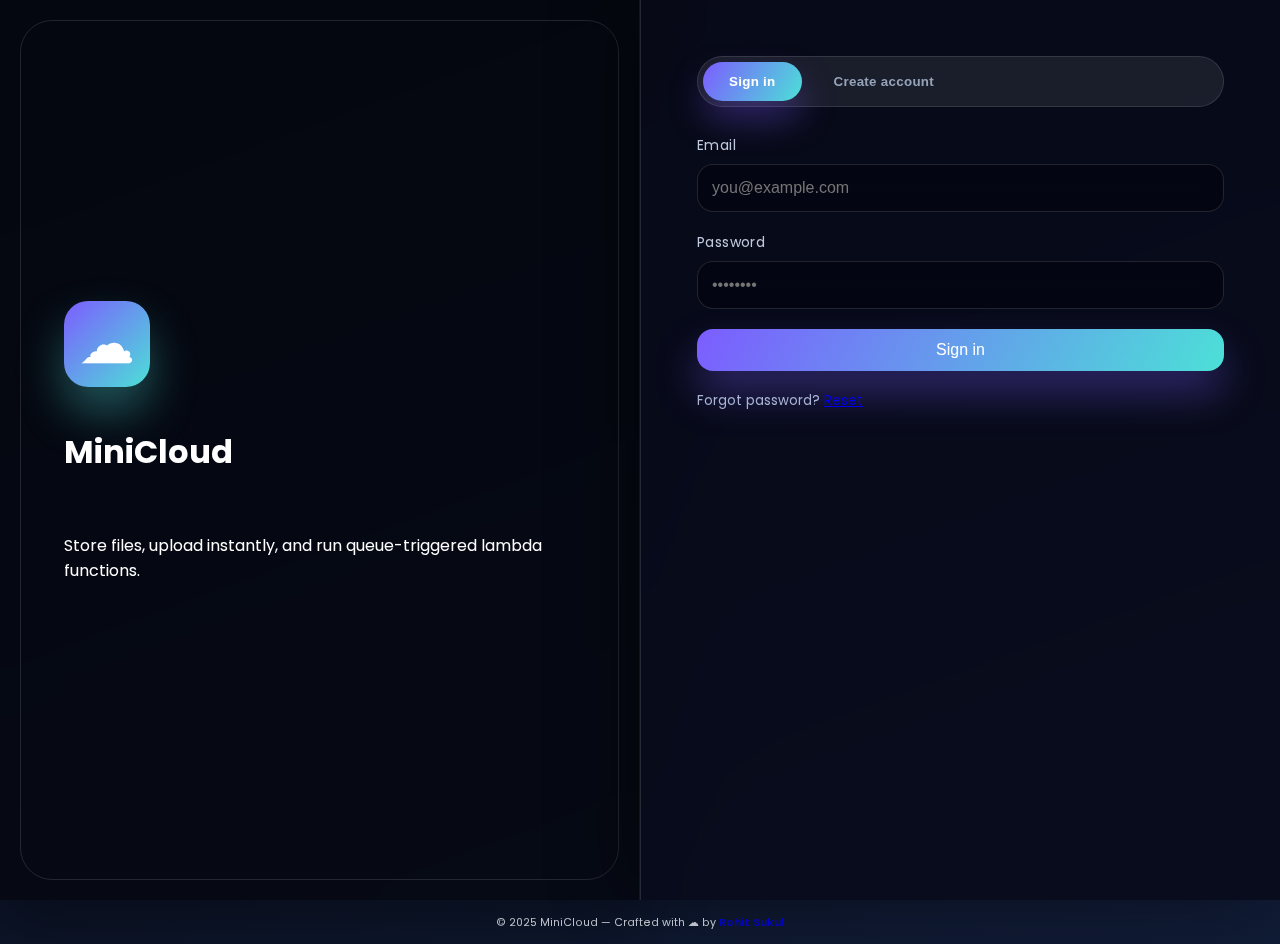
<file: target/classes/static/index.html>
<!doctype html>
<html lang="en">
<head>
  <meta charset="utf-8" />
  <meta name="viewport" content="width=device-width,initial-scale=1" />
  <title>MiniCloud — Modern Dashboard</title>

  <link rel="stylesheet" href="style.css" />
  <script defer src="script.js"></script>

  <!-- Google font -->
  <link href="https://fonts.googleapis.com/css2?family=Poppins:wght@300;400;600&display=swap" rel="stylesheet">
</head>
<body>

  <!-- Top bar -->
  <header class="topbar">
    <div class="brand">
      <div class="logo">☁</div>
      <div>
        <h1>MiniCloud</h1>
        <small class="muted">Buckets • Uploads • Lambda • Queue</small>
      </div>
    </div>

    <div class="controls">
      <button id="themeToggle" class="icon-btn" aria-label="Toggle theme">🌙</button>
      <div id="userMsg" class="muted">
        <span id="userEmail"></span>
        &nbsp;• Backend: <span id="backendStatus">unknown</span>
      </div>
      <button id="logoutBtn" class="icon-btn" aria-label="Sign out">↪</button>
      <style>
      .icon-btn {
        color: inherit;
        opacity: 0.85;
        transition: opacity 0.2s ease;
      }
      .icon-btn:hover {
        opacity: 1;
      }
      
      /* Ensure visibility in dark mode */
      body.dark .icon-btn {
        color: #fff;
      }
      
      /* Ensure visibility in light mode */
      body.light .icon-btn {
        color: #111;
      }
      </style>
    </div>
  </header>

  <!-- Nav -->
  <nav class="nav">
    <button class="nav-btn active" data-page="buckets">Buckets</button>
    <button class="nav-btn" data-page="files">Files</button>
    <button class="nav-btn" data-page="lambda">Lambda</button>
    <button class="nav-btn" data-page="queue">Queue</button>
  </nav>

  <!-- Content -->
  <main class="container">

    <!-- BUCKETS -->
    <section id="buckets" class="page visible">
      <div class="card">
        <div class="card-head">
          <h2>Manage Buckets</h2>
          <div class="actions">
            <input id="bucketName" placeholder="New bucket name" />
            <button id="createBucket" class="btn">Create</button>
          </div>
        </div>

        <div id="bucketsList" class="list-grid"></div>
      </div>
    </section>

    <!-- FILES -->
    <section id="files" class="page hidden">
      <div class="card">
        <div class="card-head">
          <h2>Bucket Files</h2>
          <div class="actions">
            <select id="bucketSelect"></select>
            <button id="refreshFiles" class="btn ghost">Refresh</button>
          </div>
        </div>

        <div class="upload-area" id="uploadArea">
          <div class="upload-left">
            <div id="dropZone" class="drop-zone">
              <div class="drop-inner">
                <div class="drop-icon">📁</div>
                <div class="drop-text">Drag & drop files here or click to choose</div>
                <small class="muted">Files will be stored in the selected bucket</small>
              </div>
              <input id="fileInput" type="file" multiple class="file-input" />
            </div>
            <div class="upload-actions">
              <button id="uploadBtn" class="btn">Upload Selected</button>
              <button id="clearSelection" class="btn ghost">Clear</button>
            </div>
          </div>

          <div class="upload-right">
            <h4>Selected files</h4>
            <div id="selectedFiles" class="list-vertical"></div>
          </div>
        </div>

        <hr />

        <h3>Files in bucket</h3>
        <div id="filesList" class="list-grid"></div>
      </div>
    </section>

    <!-- LAMBDA -->
    <section id="lambda" class="page hidden">
      <div class="card">
        <div class="card-head">
          <h2>Lambda (Serverless)</h2>
        </div>

        <div class="row">
          <input id="fnName" placeholder="Function name" />
          <select id="fnRuntime">
            <option value="PYTHON3">Python 3</option>
            <option value="NODEJS">Node.js</option>
          </select>
          <button id="createFn" class="btn">Create</button>
        </div>

        <textarea id="fnCode" placeholder="Write function code (handler should be named `main`)"></textarea>

        <h4>Functions</h4>
        <div id="fnList" class="list-grid"></div>
      </div>
    </section>

    <!-- QUEUE -->
    <section id="queue" class="page hidden">
      <div class="card">
        <div class="card-head">
          <h2>Message Queue</h2>
        </div>

        <div class="row">
          <input id="qName" placeholder="Queue name (default)" value="default" />
          <button id="sendMsg" class="btn">Send</button>
        </div>

        <textarea id="qPayload" placeholder="Message payload (plain text)"></textarea>

        <h4>Messages</h4>
        <div id="msgList" class="list-grid"></div>
      </div>
    </section>

  </main>

  <!-- spinner overlay -->
  <div id="spinner" class="spinner hidden">
    <div class="loader"></div>
  </div>

  <!-- toast notifications -->
  <div id="toasts" class="toasts"></div>

  <footer class="footer">
    <small>
      © 2025 MiniCloud — Crafted with ☁ by 
      <a href="https://github.com/hackrskill" target="_blank" class="author">Rohit Sukul</a>
    </small>
  </footer>
  
  <style>
    .footer {
      text-align: center;
      padding: 12px;
      font-size: 13px;
      opacity: 0.75;
      transition: opacity 0.3s ease;
    }
    .footer:hover {
      opacity: 1;
    }
    .footer a.author {
      font-weight: 600;
      text-decoration: none;
      transition: color 0.3s ease, text-shadow 0.3s ease;
    }
  
    /* Auto-adjust text color for Dark/Light mode */
    body.light .footer {
      color: #222;
    }
    body.dark .footer {
      color: #ddd;
    }
  
    /* Hover glow effect */
    .footer a.author:hover {
      text-shadow: 0 0 6px currentColor;
    }
  </style>

</body>
</html>
</file>
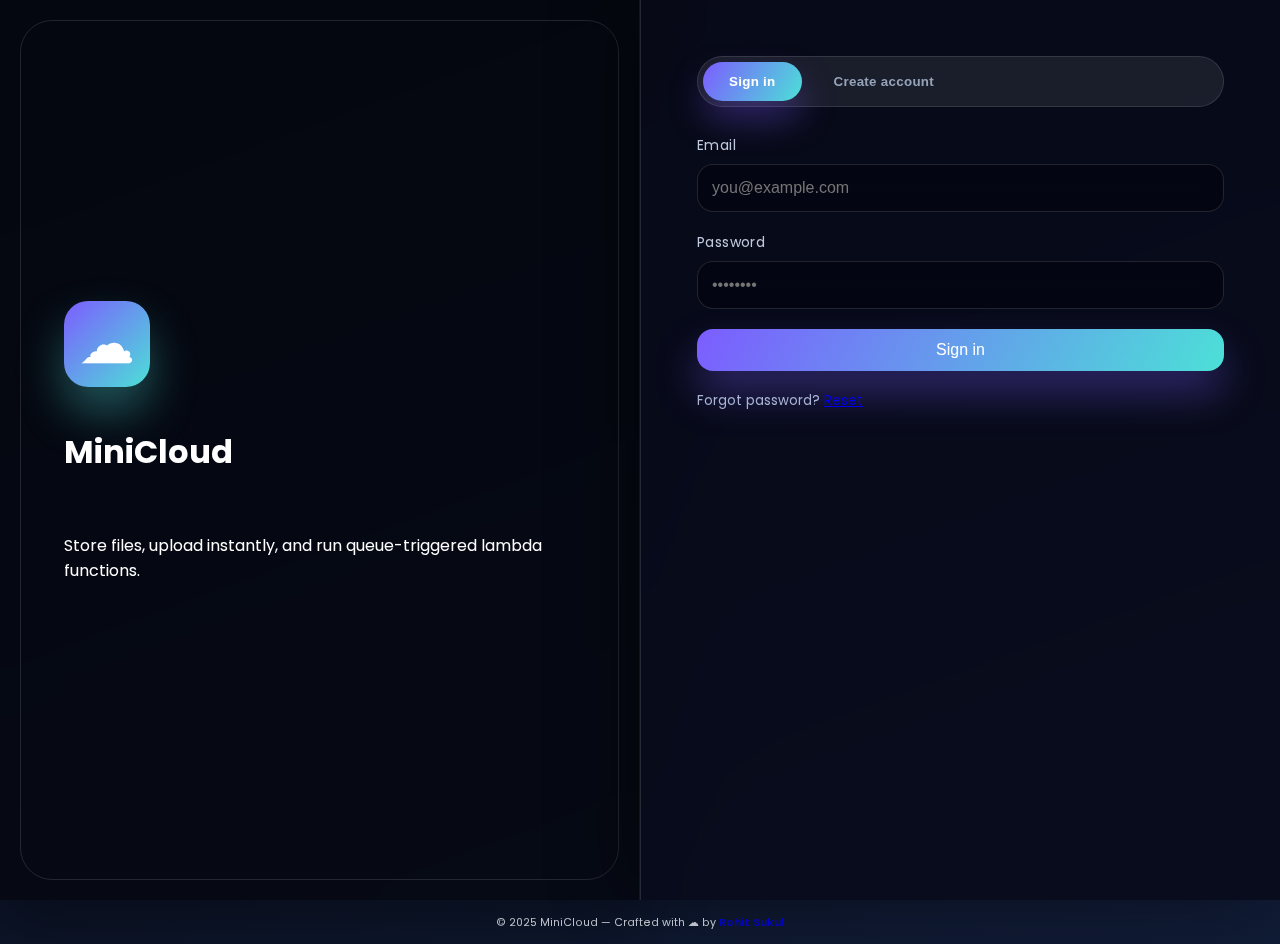
<file: target/classes/static/auth.html>
<!doctype html>
<html lang="en">
<head>
  <meta charset="utf-8" />
  <meta name="viewport" content="width=device-width,initial-scale=1" />
  <title>MiniCloud • Sign In</title>
  <link rel="stylesheet" href="auth.css" />
  <script defer src="auth.js"></script>
  <link href="https://fonts.googleapis.com/css2?family=Poppins:wght@300;400;600&display=swap" rel="stylesheet">
</head>
<body>
  <main class="auth-shell">
    <section class="brand-panel">
      <div class="logo">☁</div>
      <h1>MiniCloud</h1>
      <p>Store files, upload instantly, and run queue-triggered lambda functions.</p>
    </section>

    <section class="form-panel">
      <div class="tabs">
        <button data-tab="login" class="active">Sign in</button>
        <button data-tab="signup">Create account</button>
      </div>

      <form id="loginForm" class="form visible">
        <div class="field">
          <label>Email</label>
          <input type="email" id="loginEmail" placeholder="you@example.com" required />
        </div>
        <div class="field">
          <label>Password</label>
          <input type="password" id="loginPassword" placeholder="••••••••" required />
        </div>
        <button type="submit" class="primary">Sign in</button>
        <small class="muted">Forgot password? <a href="#">Reset</a></small>
      </form>

      <form id="signupForm" class="form">
        <div class="field">
          <label>Name</label>
          <input type="text" id="signupName" placeholder="Rohit Sukul" required />
        </div>
        <div class="field">
          <label>Email</label>
          <input type="email" id="signupEmail" placeholder="you@example.com" required />
        </div>
        <div class="field">
          <label>Password</label>
          <input type="password" id="signupPassword" placeholder="Choose a secure password" required />
        </div>
        <button type="submit" class="primary">Create account</button>
      </form>

      <div id="authToast" class="toast hidden"></div>
    </section>
  </main>
  <footer class="footer">
    <small>
      © 2025 MiniCloud — Crafted with ☁ by 
      <a href="https://github.com/hackrskill" target="_blank" class="author">Rohit Sukul</a>
    </small>
  </footer>
  
  <style>
    .footer {
      text-align: center;
      padding: 12px;
      font-size: 13px;
      opacity: 0.75;
      transition: opacity 0.3s ease;
    }
    .footer:hover {
      opacity: 1;
    }
    .footer a.author {
      font-weight: 600;
      text-decoration: none;
      transition: color 0.3s ease, text-shadow 0.3s ease;
    }
  
    /* Auto-adjust text color for Dark/Light mode */
    body.light .footer {
      color: #222;
    }
    body.dark .footer {
      color: #ddd;
    }
  
    /* Hover glow effect */
    .footer a.author:hover {
      text-shadow: 0 0 6px currentColor;
    }
  </style>
</body>
</html>
</file>
<file: target/classes/static/style.css>
:root{
  --bg:radial-gradient(circle at top,#0a0c12,#05060a 60%,#010105);
  --glass:rgba(18,22,33,0.7);
  --card:rgba(18,22,33,0.78);
  --accent:#7c5dff;
  --accent-2:#4ce0d7;
  --muted:#7b8194;
  --shadow:0 35px 90px rgba(0,0,0,0.6);
  --border:1px solid rgba(255,255,255,0.08);
}
*{box-sizing:border-box}
html,body{
  min-height:100%;
  margin:0;
  font-family:'Poppins',sans-serif;
  background:var(--bg);
  color:#f8fbff;
}
body::before{
  content:"";
  position:fixed;
  inset:0;
  background:
    radial-gradient(circle at 15% 25%,rgba(124,93,255,0.22),transparent 45%),
    radial-gradient(circle at 80% 15%,rgba(76,224,215,0.18),transparent 40%),
    radial-gradient(circle at 50% 90%,rgba(255,255,255,0.09),transparent 55%);
  filter:blur(30px);
  z-index:-2;
}
body::after{
  content:"";
  position:fixed;
  inset:0;
  background:rgba(3,4,10,0.8);
  z-index:-1;
}
.topbar{
  display:flex;
  justify-content:space-between;
  align-items:center;
  padding:20px 32px;
  margin:24px auto 10px;
  max-width:1200px;
  background:var(--glass);
  border:var(--border);
  border-radius:30px;
  backdrop-filter:blur(28px);
  box-shadow:0 45px 90px rgba(0,0,0,0.65);
}
.brand{display:flex;gap:14px;align-items:center}
.logo{
  width:58px;height:58px;border-radius:18px;
  background:linear-gradient(135deg,#7c5dff,#4ce0d7);
  display:flex;align-items:center;justify-content:center;
  color:white;font-weight:700;font-size:26px;
  box-shadow:0 18px 35px rgba(76,224,215,0.35);
}
.topbar h1{margin:0;font-size:22px;font-weight:600;color:#fff}
.muted{color:var(--muted);font-size:13px}
.controls{display:flex;gap:12px;align-items:center}
.icon-btn{
  background:rgba(255,255,255,0.08);
  border:var(--border);
  padding:10px;
  border-radius:12px;
  cursor:pointer;
  font-size:18px;
  color:#fff;
  backdrop-filter:blur(12px);
  transition:transform .2s, box-shadow .2s;
}
.icon-btn:hover{transform:translateY(-3px);box-shadow:0 12px 25px rgba(0,0,0,0.25)}
.nav{
  display:flex;
  gap:16px;
  justify-content:center;
  padding:10px;
  flex-wrap:wrap;
}
.nav-btn{
  background:rgba(255,255,255,0.12);
  border:var(--border);
  padding:11px 22px;
  border-radius:18px;
  cursor:pointer;
  letter-spacing:0.4px;
  color:#d8e1ff;
  font-weight:500;
  transition:all .3s;
  backdrop-filter:blur(18px);
}
.nav-btn:hover{
  transform:translateY(-4px);
  box-shadow:0 15px 35px rgba(0,0,0,0.25);
}
.nav-btn.active{
  background:linear-gradient(120deg,var(--accent),var(--accent-2));
  color:#fff;
  border:none;
  box-shadow:0 18px 35px rgba(124,93,255,0.35);
}
.container{max-width:1200px;margin:12px auto 60px;padding:0 24px}
.page{transition:opacity .35s, transform .35s}
.hidden{display:none}
.card{
  position:relative;
  background:var(--card);
  border:var(--border);
  border-radius:30px;
  padding:28px;
  box-shadow:0 45px 110px rgba(0,0,0,0.7);
  margin-bottom:28px;
  backdrop-filter:blur(24px);
  overflow:hidden;
  animation: glassFade .6s ease;
}
.card::before{
  content:"";
  position:absolute;
  inset:0;
  border-radius:inherit;
  border:1px solid rgba(255,255,255,0.08);
  pointer-events:none;
}
.card-head{display:flex;justify-content:space-between;align-items:center;gap:12px}
.actions{display:flex;gap:8px;align-items:center;flex-wrap:wrap}
.input, input, select, textarea{font-size:15px}
input,select,textarea{
  padding:12px 14px;
  border-radius:14px;
  border:1px solid rgba(255,255,255,0.18);
  background:rgba(255,255,255,0.12);
  color:#f8fbff;
  box-shadow:inset 0 0 20px rgba(0,0,0,0.12);
  backdrop-filter:blur(16px);
}
textarea{min-height:120px;resize:vertical}
.btn{
  background:linear-gradient(120deg,var(--accent),var(--accent-2));
  color:white;
  padding:12px 18px;
  border-radius:16px;
  border:none;
  cursor:pointer;
  transition:transform .2s, box-shadow .2s;
  box-shadow:0 18px 35px rgba(124,93,255,0.25);
}
.btn:hover{transform:translateY(-4px);box-shadow:0 25px 45px rgba(124,93,255,0.35)}
.btn.ghost{
  background:transparent;
  border:var(--border);
  color:#f8fbff;
  box-shadow:none;
}
.row{display:flex;gap:10px;margin-top:12px;align-items:center}
.list-grid{display:grid;grid-template-columns:repeat(auto-fill,minmax(240px,1fr));gap:18px;margin-top:18px}
.list-item{
  background:rgba(18,22,33,0.78);
  padding:22px;
  border-radius:26px;
  display:flex;flex-direction:column;gap:8px;
  cursor:pointer;
  transition:transform .25s, box-shadow .25s, border .25s;
  border:1px solid rgba(255,255,255,0.08);
  backdrop-filter:blur(30px);
  opacity:0;
  animation: itemPop .45s ease forwards;
}
.list-item > div:first-of-type{
  display:flex;
  gap:14px;
  align-items:flex-start;
  justify-content:space-between;
  flex-wrap:wrap;
}
.list-item > div:first-of-type div{
  min-width:0;
}
.list-item > div:first-of-type strong{
  display:block;
  color:#f8fbff;
  font-size:15px;
  line-height:1.4;
  word-break:break-word;
  overflow-wrap:anywhere;
  max-width:100%;
}
.list-item > div:first-of-type .small-muted{
  display:block;
  margin-top:4px;
}
.list-item > div:last-of-type{
  display:flex;
  flex-direction:column;
  gap:6px;
  align-items:flex-end;
}
.list-item:hover{
  transform:translateY(-8px);
  box-shadow:0 35px 60px rgba(0,0,0,0.35);
  border-color:rgba(255,255,255,0.25);
}
.card small.muted{color:var(--muted)}
.upload-area{display:flex;gap:20px;align-items:flex-start;margin-top:16px;flex-wrap:wrap}
.drop-zone{
  flex:1;
  border:2px dashed rgba(255,255,255,0.25);
  border-radius:28px;
  padding:36px;
  display:flex;
  align-items:center;
  justify-content:center;
  position:relative;
  cursor:pointer;
  background:rgba(18,22,33,0.7);
  backdrop-filter:blur(30px);
  min-width:260px;
  box-shadow:inset 0 15px 40px rgba(255,255,255,0.05), 0 35px 90px rgba(0,0,0,0.55);
}
.drop-zone.drag{border-color:var(--accent);background:rgba(124,93,255,0.15);box-shadow:0 20px 50px rgba(124,93,255,0.35)}
.drop-inner{text-align:center}
.drop-icon{font-size:42px;margin-bottom:10px;color:var(--accent-2)}
.file-input{position:absolute;inset:0;opacity:0;cursor:pointer}
.upload-right{width:380px;min-width:280px}
.list-vertical{display:flex;flex-direction:column;gap:10px;max-height:260px;overflow:auto}
.file-preview{display:flex;gap:10px;align-items:center}
.thumb{
  width:62px;height:62px;border-radius:16px;
  object-fit:cover;
  background:rgba(255,255,255,0.1);
  box-shadow:inset 0 2px 20px rgba(255,255,255,0.08), inset 0 -4px 18px rgba(0,0,0,0.5);
}
.meta{font-size:14px;color:#f8fbff}
.small-muted{color:var(--muted);font-size:12px}
.hr{height:1px;background:rgba(255,255,255,0.08);margin:12px 0;border-radius:2px}
.spinner{position:fixed;inset:0;display:flex;align-items:center;justify-content:center;background:rgba(4,6,15,0.55);z-index:9999}
.loader{width:80px;height:80px;border-radius:50%;border:8px solid rgba(255,255,255,0.15);border-top-color:var(--accent-2);animation:spin 1s linear infinite}
.hidden{display:none!important}
@keyframes spin{to{transform:rotate(360deg)}}
@keyframes glassFade{
  from{opacity:0;transform:translateY(20px) scale(0.99);}
  to{opacity:1;transform:translateY(0) scale(1);}
}
@keyframes itemPop{
  from{opacity:0;transform:translateY(15px); }
  to{opacity:1;transform:translateY(0);}
}

/* toast */
.toasts{position:fixed;right:24px;bottom:24px;display:flex;flex-direction:column;gap:12px;z-index:99999}
.toast{
  background:rgba(10,13,28,0.85);
  padding:14px 18px;
  border-radius:16px;
  box-shadow:var(--shadow);
  display:flex;gap:10px;align-items:center;min-width:240px;
  border:1px solid rgba(255,255,255,0.08);
}
.toast.success{border-left:6px solid #4ce0d7}
.toast.error{border-left:6px solid #ff6b6b}

/* dark mode */
body.dark{
  background:var(--bg);
  color:#e6eef9;
}
body.light{
  background:linear-gradient(180deg,#f7f8fa,#e9ebef);
  color:#0f141f;
}
body.light::before{
  background:
    radial-gradient(circle at 15% 25%,rgba(255,255,255,0.98),transparent 40%),
    radial-gradient(circle at 80% 5%,rgba(246,247,250,0.92),transparent 55%),
    radial-gradient(circle at 50% 90%,rgba(230,232,237,0.8),transparent 60%);
  filter:blur(45px);
}
body.light::after{
  background:rgba(255,255,255,0.35);
}
body.light .topbar,
body.light .card,
body.light .list-item,
body.light .drop-zone,
body.light .nav-btn{
  background:rgba(255,255,255,0.78);
  color:#0f141f;
  border:1px solid rgba(15,16,20,0.05);
  box-shadow:0 45px 90px rgba(0,0,0,0.08);
}
body.light .nav-btn.active{
  background:linear-gradient(120deg,#1f80ff,#5fd1c4);
  color:white;
  border:none;
}
body.light .logo{
  background:linear-gradient(135deg,#0f141d,#1f2b3d);
  color:#f8fbff;
}
body.light input,
body.light select,
body.light textarea{
  background:rgba(245,246,250,0.9);
  color:#0f131c;
  border:1px solid rgba(15,16,20,0.08);
  box-shadow:none;
}
body.light .btn.ghost{
  color:#0f131c;
}
body.light .small-muted,
body.light .muted{
  color:#646b7c;
}
body.light .thumb{
  background:#f0f1f5;
  box-shadow:none;
}
body.light .toast{
  background:rgba(15,17,24,0.92);
  color:#f5f5f7;
  border:1px solid rgba(15,17,24,0.2);
}
body.light .toast.error{
  border-left-color:#ff6b6b;
}

@media (max-width:860px){
  .upload-area{flex-direction:column}
  .upload-right{width:100%}
  .topbar{flex-direction:column;gap:18px;text-align:center}
}

@media (max-width:640px){
  .topbar{padding:18px;margin:18px;border-radius:18px}
  .logo{width:48px;height:48px;font-size:22px}
  .nav{flex-direction:column;gap:10px}
  .nav-btn{width:100%;text-align:center}
  .card{padding:18px;border-radius:18px}
  .upload-area{gap:14px}
  .drop-zone{min-width:unset;width:100%;padding:24px}
  .upload-right{min-width:unset}
  .list-grid{grid-template-columns:1fr}
  .list-item{padding:16px}
  .list-item > div:last-of-type{width:100%;flex-direction:row;justify-content:flex-end}
  .actions{flex-direction:column;align-items:flex-start;width:100%}
  .row{flex-direction:column;align-items:flex-start}
  input,select,textarea{width:100%}
}
</file>
<file: target/classes/static/auth.css>
:root{
  font-family:'Poppins',system-ui,sans-serif;
  color:#f8fbff;
}
*{box-sizing:border-box}
body,html{
  margin:0;
  min-height:100vh;
  background:linear-gradient(160deg,#05070f,#0b1224 55%,#101b35);
  color:#f8fbff;
}
body::before{
  content:"";
  position:fixed;
  inset:0;
  background:
    radial-gradient(circle at 15% 20%,rgba(124,93,255,0.4),transparent 45%),
    radial-gradient(circle at 85% 10%,rgba(76,224,215,0.35),transparent 38%),
    radial-gradient(circle at 50% 80%,rgba(255,255,255,0.15),transparent 50%);
  filter:blur(25px);
  z-index:-2;
}
body::after{
  content:"";
  position:fixed;
  inset:0;
  background:rgba(8,10,25,0.45);
  z-index:-1;
}
.auth-shell{
  display:grid;
  grid-template-columns:repeat(auto-fit,minmax(360px,1fr));
  min-height:100vh;
}
.brand-panel{
  position:relative;
  background:rgba(5,7,16,0.82);
  border-right:1px solid rgba(255,255,255,0.08);
  backdrop-filter:blur(24px);
  color:white;
  padding:64px;
  display:flex;
  flex-direction:column;
  gap:20px;
  justify-content:center;
  box-shadow:0 25px 60px rgba(0,0,0,0.35);
}
.brand-panel::after{
  content:"";
  position:absolute;
  inset:20px;
  border-radius:32px;
  border:1px solid rgba(255,255,255,0.12);
  pointer-events:none;
}
.brand-panel .logo{
  font-size:56px;
  width:86px;height:86px;
  border-radius:24px;
  background:linear-gradient(135deg,#7c5dff,#4ce0d7);
  display:grid;place-items:center;
  box-shadow:0 25px 45px rgba(76,224,215,0.35);
}
.form-panel{
  background:rgba(7,10,24,0.82);
  padding:56px;
  display:flex;
  flex-direction:column;
  gap:28px;
  backdrop-filter:blur(26px);
  border-left:1px solid rgba(255,255,255,0.12);
  box-shadow:-25px 0 60px rgba(0,0,0,0.35);
}
.tabs{
  display:inline-flex;
  background:rgba(255,255,255,0.08);
  border-radius:999px;
  padding:5px;
  gap:6px;
  border:1px solid rgba(255,255,255,0.12);
}
.tabs button{
  border:none;
  background:transparent;
  padding:12px 26px;
  border-radius:999px;
  cursor:pointer;
  font-weight:600;
  color:#94a3b8;
  letter-spacing:.3px;
}
.tabs button.active{
  background:linear-gradient(120deg,#7c5dff,#4ce0d7);
  color:white;
  box-shadow:0 18px 35px rgba(124,93,255,0.35);
}
.form{
  display:none;
  flex-direction:column;
  gap:20px;
}
.form.visible{display:flex;}
.field{display:flex;flex-direction:column;gap:8px}
.field label{font-size:14px;color:#c1c9de;letter-spacing:.4px}
.field input{
  padding:14px;
  border-radius:16px;
  border:1px solid rgba(255,255,255,0.12);
  font-size:16px;
  background:rgba(4,6,18,0.78);
  color:#f8fbff;
  backdrop-filter:blur(18px);
  box-shadow:inset 0 0 20px rgba(0,0,0,0.15);
}
.primary{
  border:none;
  background:linear-gradient(120deg,#7c5dff,#4ce0d7);
  color:white;
  padding:12px 18px;
  border-radius:16px;
  font-size:16px;
  cursor:pointer;
  box-shadow:0 22px 40px rgba(124,93,255,0.35);
  transition:transform .2s;
}
.primary:hover{transform:translateY(-3px)}
.muted{color:#a7b4d6}
.toast{
  margin-top:4px;
  padding:14px 16px;
  border-radius:16px;
  background:rgba(8,12,24,0.9);
  color:#89f0ff;
  border:1px solid rgba(137,240,255,0.3);
  backdrop-filter:blur(14px);
}
.toast.error{
  background:rgba(28,8,18,0.9);
  color:#fca5a5;
  border-color:rgba(252,165,165,0.35);
}
.hidden{display:none;}
@media(max-width:900px){
  .auth-shell{grid-template-columns:1fr}
  .brand-panel{
    min-height:45vh;
    border-bottom-right-radius:32px;
    border-bottom-left-radius:32px;
  }
}
</file>
